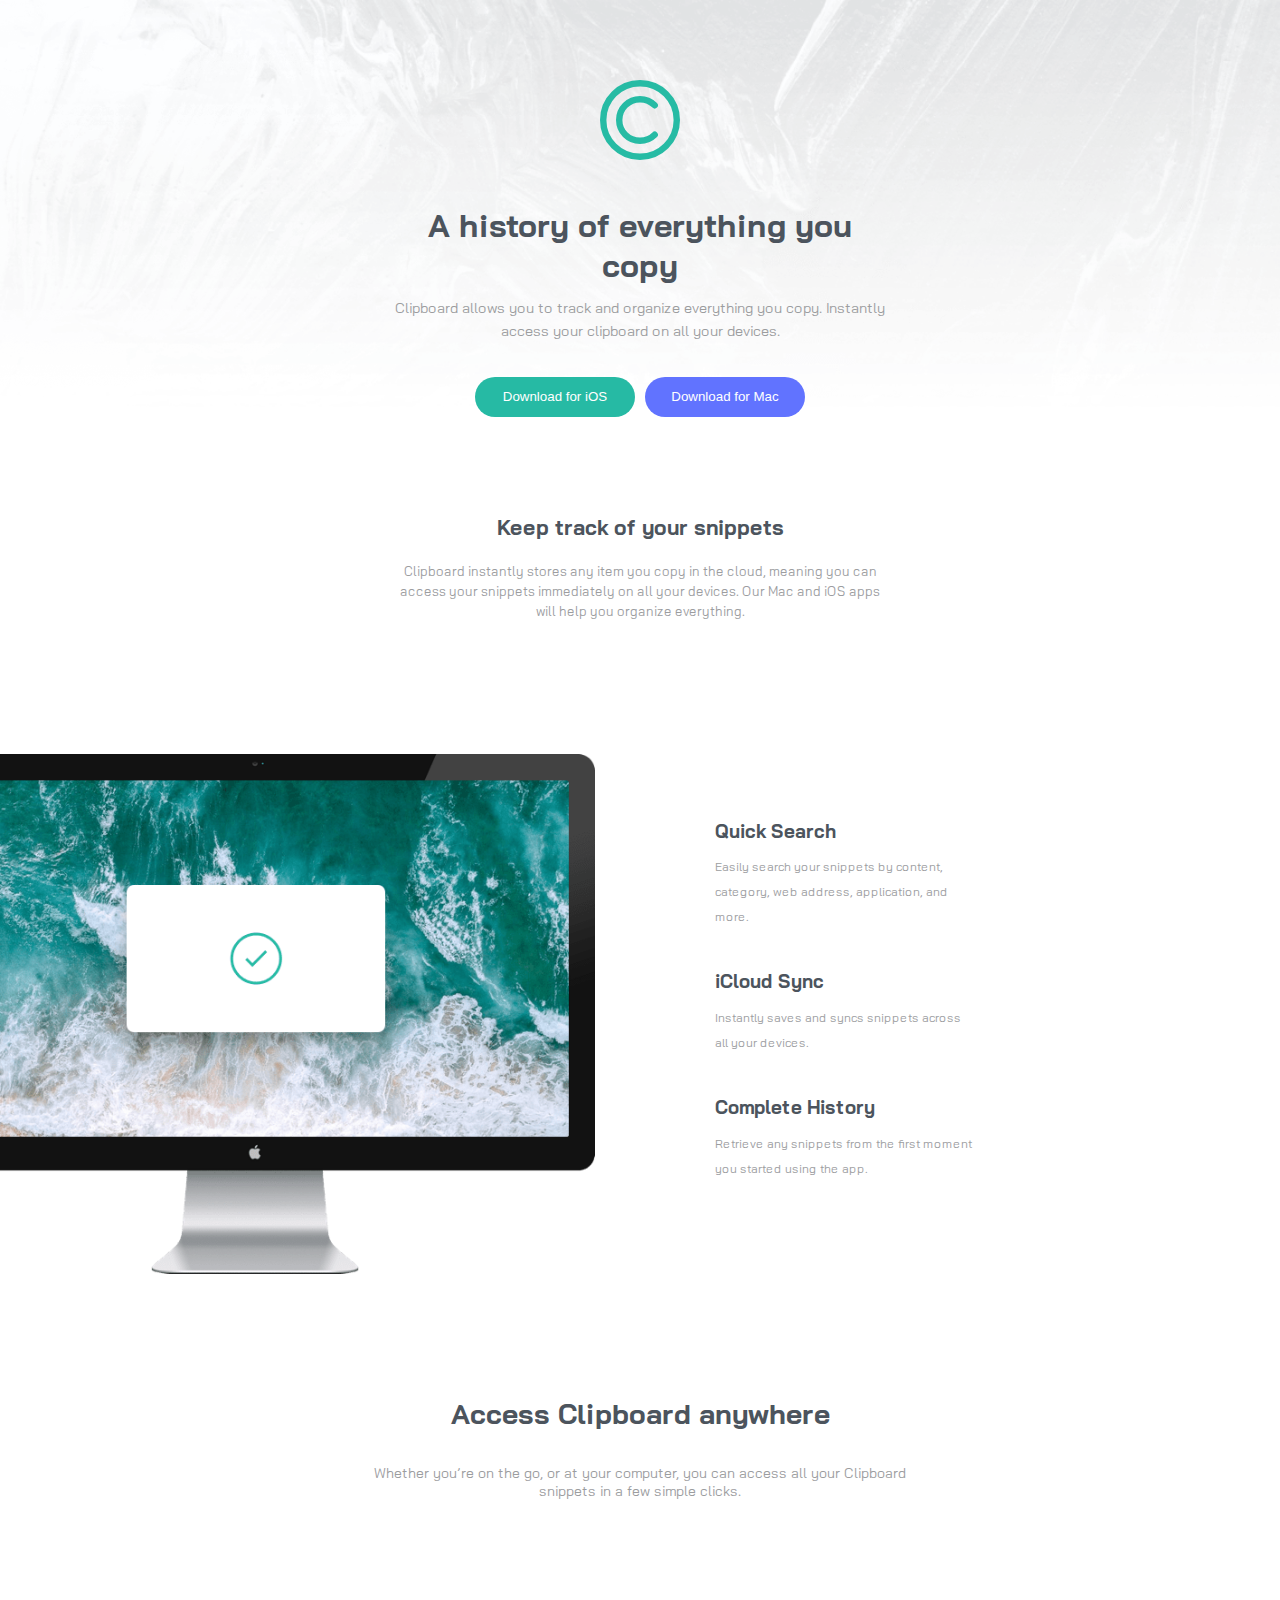
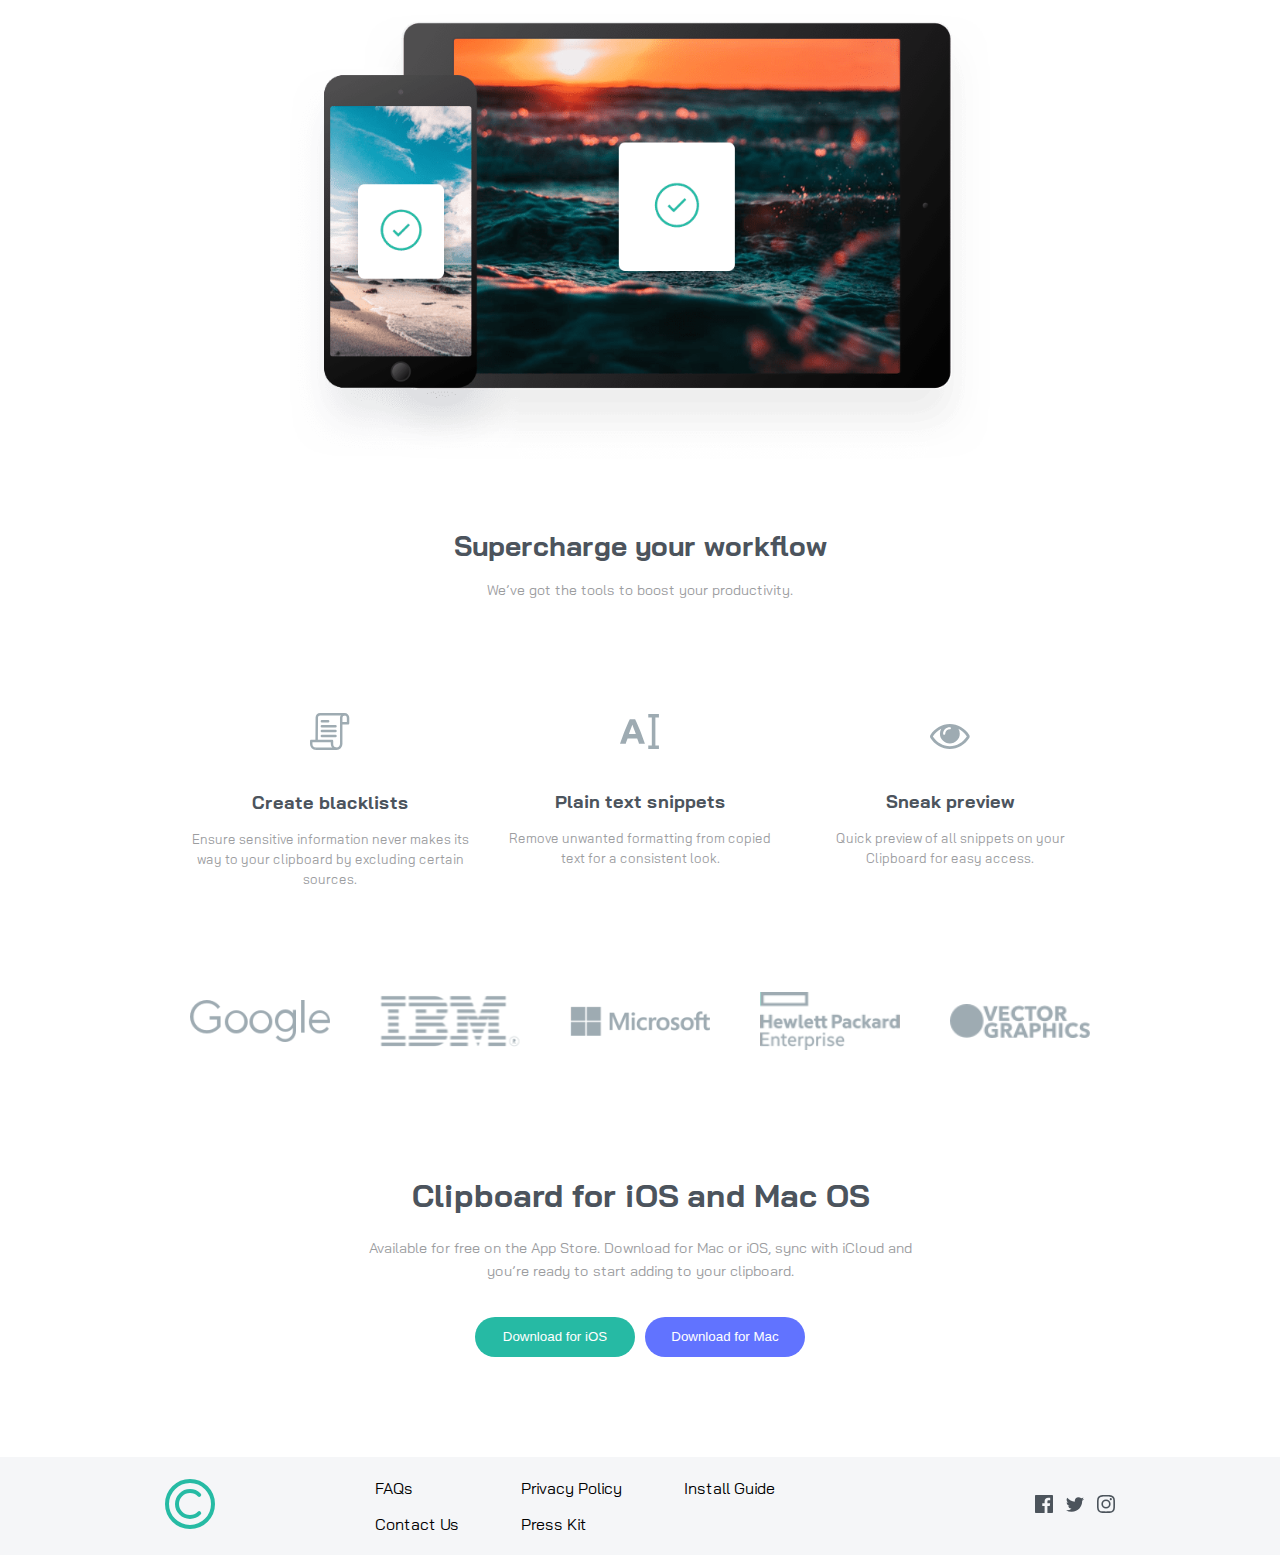
<file: clipboard-landing-page-master/index.html>
<!DOCTYPE html>
<html lang="en">
<head>
  <meta charset="UTF-8">
  <meta name="viewport" content="width=device-width, initial-scale=1.0"> <!-- displays site properly based on user's device -->

  <link rel="icon" type="image/png" sizes="32x32" href="./images/favicon-32x32.png">
  <link href="https://fonts.googleapis.com/css2?family=Bai+Jamjuree:wght@400;600&display=swap" rel="stylesheet"> 
  <link rel="stylesheet" href="main.css">
  
  <title>Frontend Mentor | Clipboard landing page</title>

  <!-- Feel free to remove these styles or customise in your own stylesheet 👍 -->
  <style>
    .attribution { font-size: 11px; text-align: center; }
    .attribution a { color: hsl(228, 45%, 44%); }
  </style>
</head>
<body>

  <div class="header">
    <div class="header-container">
      <div class="header-logo">
        <img src="images/logo.svg" alt="" class="logo">
      </div>
      <div class="header-sub-container">
        <div class="header-title">
          <h1>A history of everything you copy</h1>
        </div>
        <div class="header-text">
          <p>Clipboard allows you to track and organize everything you 
            copy. Instantly access your clipboard on all your devices.</p>
        </div>
        <div class="header-download-btn">
          <div class="download-ios-btn">
            <button class="ios-btn">Download for iOS</button>
          </div>
          <div class="download-mac-btn">
            <button class="mac-btn">Download for Mac</button>
          </div>
        </div>
      </div>
    </div>
  </div>

  <div class="sub-header">
    <div class="sub-header-container">
      <div class="sub-title">
        <h2>Keep track of your snippets</h2>
      </div>
      <div class="sub-text">
        <p>Clipboard instantly stores any item you copy in the cloud, 
          meaning you can access your snippets immediately on all your 
          devices. Our Mac and iOS apps will help you organize everything.</p>
      </div>
    </div>
  </div>

  <div class="hero">
    <div class="hero-container">
      <div class="hero-image">
        <img src="images/image-computer.png" alt="" class="hero-img">
      </div>
      <div class="hero-sub-container">
        <div class="hero-row">
          <div class="hero-col-1">
            <div class="hero-title">
              <h3>Quick Search</h3>
            </div>
            <div class="hero-text">
              <p>Easily search your snippets by content, category, web address, application, and more.</p>
            </div>
          </div>
          <div class="hero-col-2">
            <div class="hero-title">
              <h3>iCloud Sync</h3>
            </div>
            <div class="hero-text">
              <p>Instantly saves and syncs snippets across all your devices.</p>
            </div>
          </div>
          <div class="hero-col-3">
            <div class="hero-title">
              <h3>Complete History</h3>
            </div>
            <div class="hero-text">
              <p>Retrieve any snippets from the first moment you started using the app.</p>
            </div>
          </div>
        </div>
      </div>
    </div>
  </div>

  <div class="text-section">
    <div class="text-section-container">
      <div class="text-title">
        <h1>Access Clipboard anywhere</h1>
      </div>
      <div class="text-caption">
        <p>Whether you’re on the go, or at your computer, you can access all your Clipboard 
          snippets in a few simple clicks.</p>
      </div>
    </div>
  </div>

  <div class="device-image">
    <img src="images/image-devices.png" alt="" class="device-img">
  </div>

  <div class="sub-text-section">
    <div class="sub-text-container">
      <div class="sub-text-title">
        <h1>Supercharge your workflow</h1>
      </div>
      <div class="sub-text-caption">
        <p>We’ve got the tools to boost your productivity.</p>
      </div>
    </div>
  </div>

  <div class="card-section">
    <div class="card-section-container">
      <div class="section-row">

        <div class="section-col-1">
          <div class="col-container">
            <div class="card-image">
              <img src="images/icon-blacklist.svg" alt="" class="card-img">
            </div>
            <div class="card-title">
              <h1>Create blacklists</h1>
            </div>
            <div class="card-text">
              <p>Ensure sensitive information never makes its way to your clipboard by excluding certain sources.</p>
            </div>
          </div>
        </div>

        <div class="section-col-2">
          <div class="col-container">
            <div class="card-image">
              <img src="images/icon-text.svg" alt="" class="card-img">
            </div>
            <div class="card-title">
              <h1>Plain text snippets</h1>
            </div>
            <div class="card-text">
              <p>Remove unwanted formatting from copied text for a consistent look.</p>
            </div>
          </div>
        </div>

        <div class="section-col-3">
          <div class="col-container">
            <div class="card-image">
              <img src="images/icon-preview.svg" alt="" class="card-img">
            </div>
            <div class="card-title">
              <h1>Sneak preview</h1>
            </div>
            <div class="card-text">
              <p>Quick preview of all snippets on your Clipboard for easy access.</p>
            </div>
          </div>
        </div>


      </div>
    </div>
  </div>

  <div class="sponsor-section">
    <div class="sponsor-section-container">
      <div class="sponsor-images">
        <img src="images/logo-google.png" alt="" class="sponsor-img">
      </div>
      <div class="sponsor-images">
        <img src="images/logo-ibm.png" alt="" class="sponsor-img">
      </div>
      <div class="sponsor-images">
        <img src="images/logo-microsoft.png" alt="" class="sponsor-img">
      </div>
      <div class="sponsor-images">
        <img src="images/logo-hp.png" alt="" class="sponsor-img">
      </div>
      <div class="sponsor-images">
        <img src="images/logo-vector-graphics.png" alt="" class="sponsor-img">
      </div>
    </div>
  </div>

  <div class="footer-section">
    <div class="footer-section-container">
      <div class="footer-title">
        <h1>Clipboard for iOS and Mac OS</h1>
      </div>
      <div class="footer-caption">
        <p>Available for free on the App Store. Download for Mac or iOS, sync with iCloud 
          and you’re ready to start adding to your clipboard.</p>
      </div>
      <div class="footer-download-btn">
        <div class="download-ios-btn">
          <button class="ios-btn">Download for iOS</button>
        </div>
        <div class="download-mac-btn">
          <button class="mac-btn">Download for Mac</button>
        </div>
      </div>

    </div>
  </div>

  <div class="footer">
    <div class="footer-container">
      <div class="footer-image">
        <img src="images/logo.svg" alt="" class="footer-img">
      </div>
      <div class="footer-row">
        <div class="footer-row-container">
          <div class="footer-col">
            <p>FAQs</p>
            <p>Contact Us</p>
          </div>
          <div class="footer-col">
            <p>Privacy Policy</p>
            <p>Press Kit</p>
          </div>
          <div class="footer-col">
            <p>Install Guide</p>
          </div>
        </div>
      </div>
      <div class="footer-social-icon">
        <div class="social-icon-container">
          <div class="social-icon">
            <img src="images/icon-facebook.svg" alt="" class="icon-img">
          </div>
          <div class="social-icon">
            <img src="images/icon-twitter.svg" alt="" class="icon-img">
          </div>
          <div class="social-icon">
            <img src="images/icon-instagram.svg" alt="" class="icon-img">
          </div>
        </div>
      </div>
    </div>
  </div>
  

  

  

  
  
  
  
  
</body>
</html>
</file>
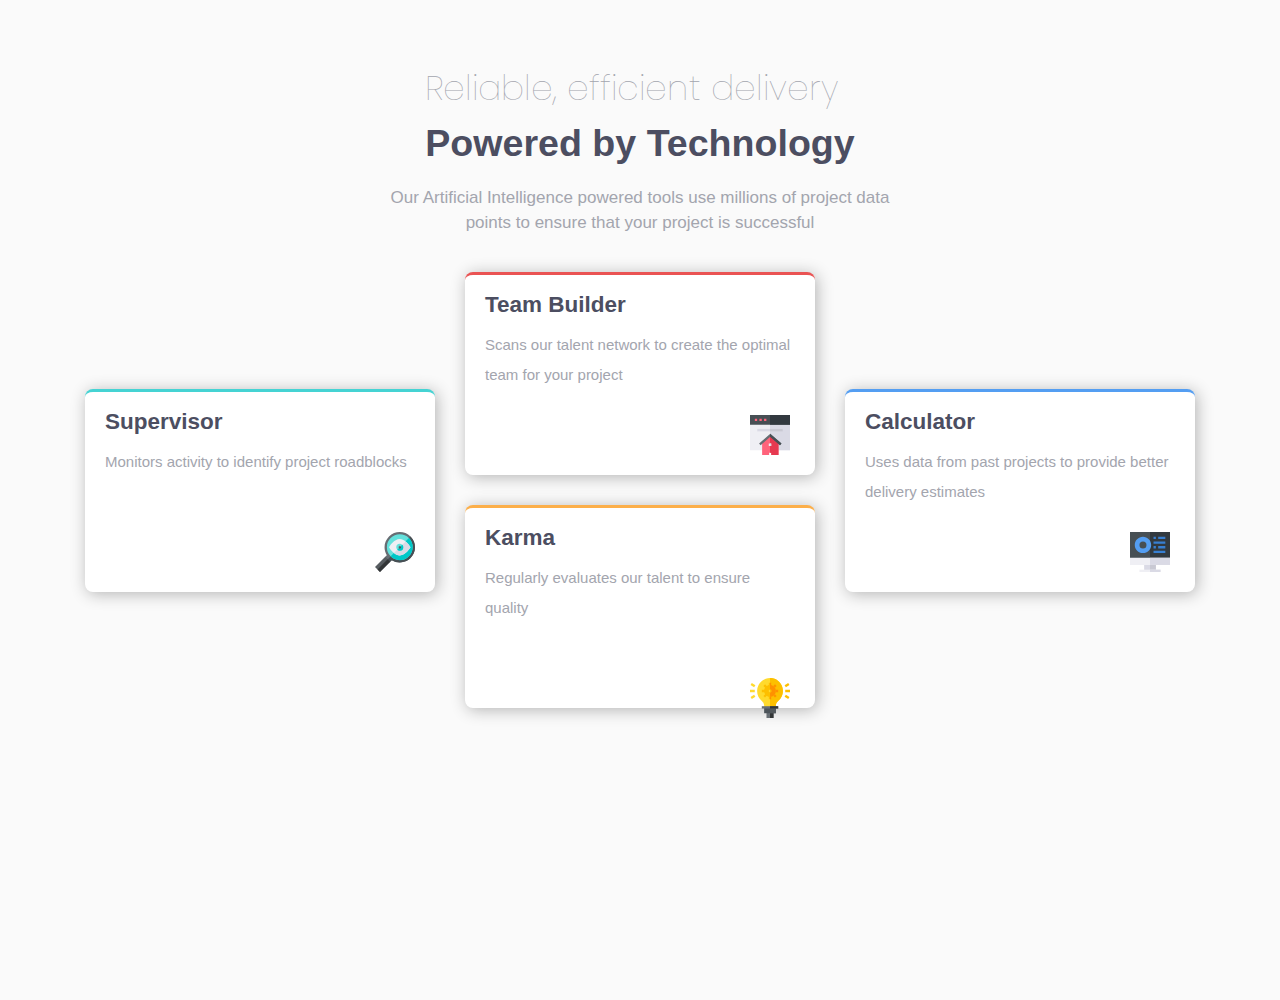
<file: Frontend_four_card_feature_section_master/index.html>
<!DOCTYPE html>
<html lang="en">
<head>
  <meta charset="UTF-8">
  <meta name="viewport" content="width=device-width, initial-scale=1.0"> <!-- displays site properly based on user's device -->

  <link rel="icon" type="image/png" sizes="32x32" href="./images/favicon-32x32.png">

  <link href="https://fonts.googleapis.com/css?family=Poppins&display=swap" rel="stylesheet">

  <link rel="stylesheet" href="main.css">
  
  
  <title>Frontend Master | Four card feature section</title>


</head>
<body>
  
  <header>
    <div class="main-header">
      <h1 class="header1">Reliable, efficient delivery</h1>
      <h1 class="header2">Powered by Technology</h1>
    </div>
    <div class="sub-header">
      <p class="p-1">Our Artificial Intelligence powered tools use millions of project data points to ensure that your project is successful</p>
    </div>
  </header>
  
  <div class="container row">

    <div class="column">
      <div class="block1">
          <h2>Supervisor</h2>
          <p>Monitors activity to identify project roadblocks</p>
            <img class="img1" src="images/icon-supervisor.svg" alt="">
        </div>
    </div>

    <div class="column">
      <div class="block2">
          <h2>Team Builder</h2>
          <p>Scans our talent network to create the optimal team for your project</p>
          <img class="img2" src="images/icon-team-builder.svg" alt="">
        </div>
    
        <div class="block3">
          <h2>Karma</h2>
          <p>Regularly evaluates our talent to ensure quality</p>
          <img class="img3" src="images/icon-karma.svg" alt="">
        </div>
    </div>

    <div class="column">
      <div class="block4">
          <h2>Calculator</h2>
          <p>Uses data from past projects to provide better delivery estimates</p>
          <img class="img4" src="images/icon-calculator.svg" alt="">
        </div>
    </div>

    

    

    
  </div>

  

</body>
</html>
</file>
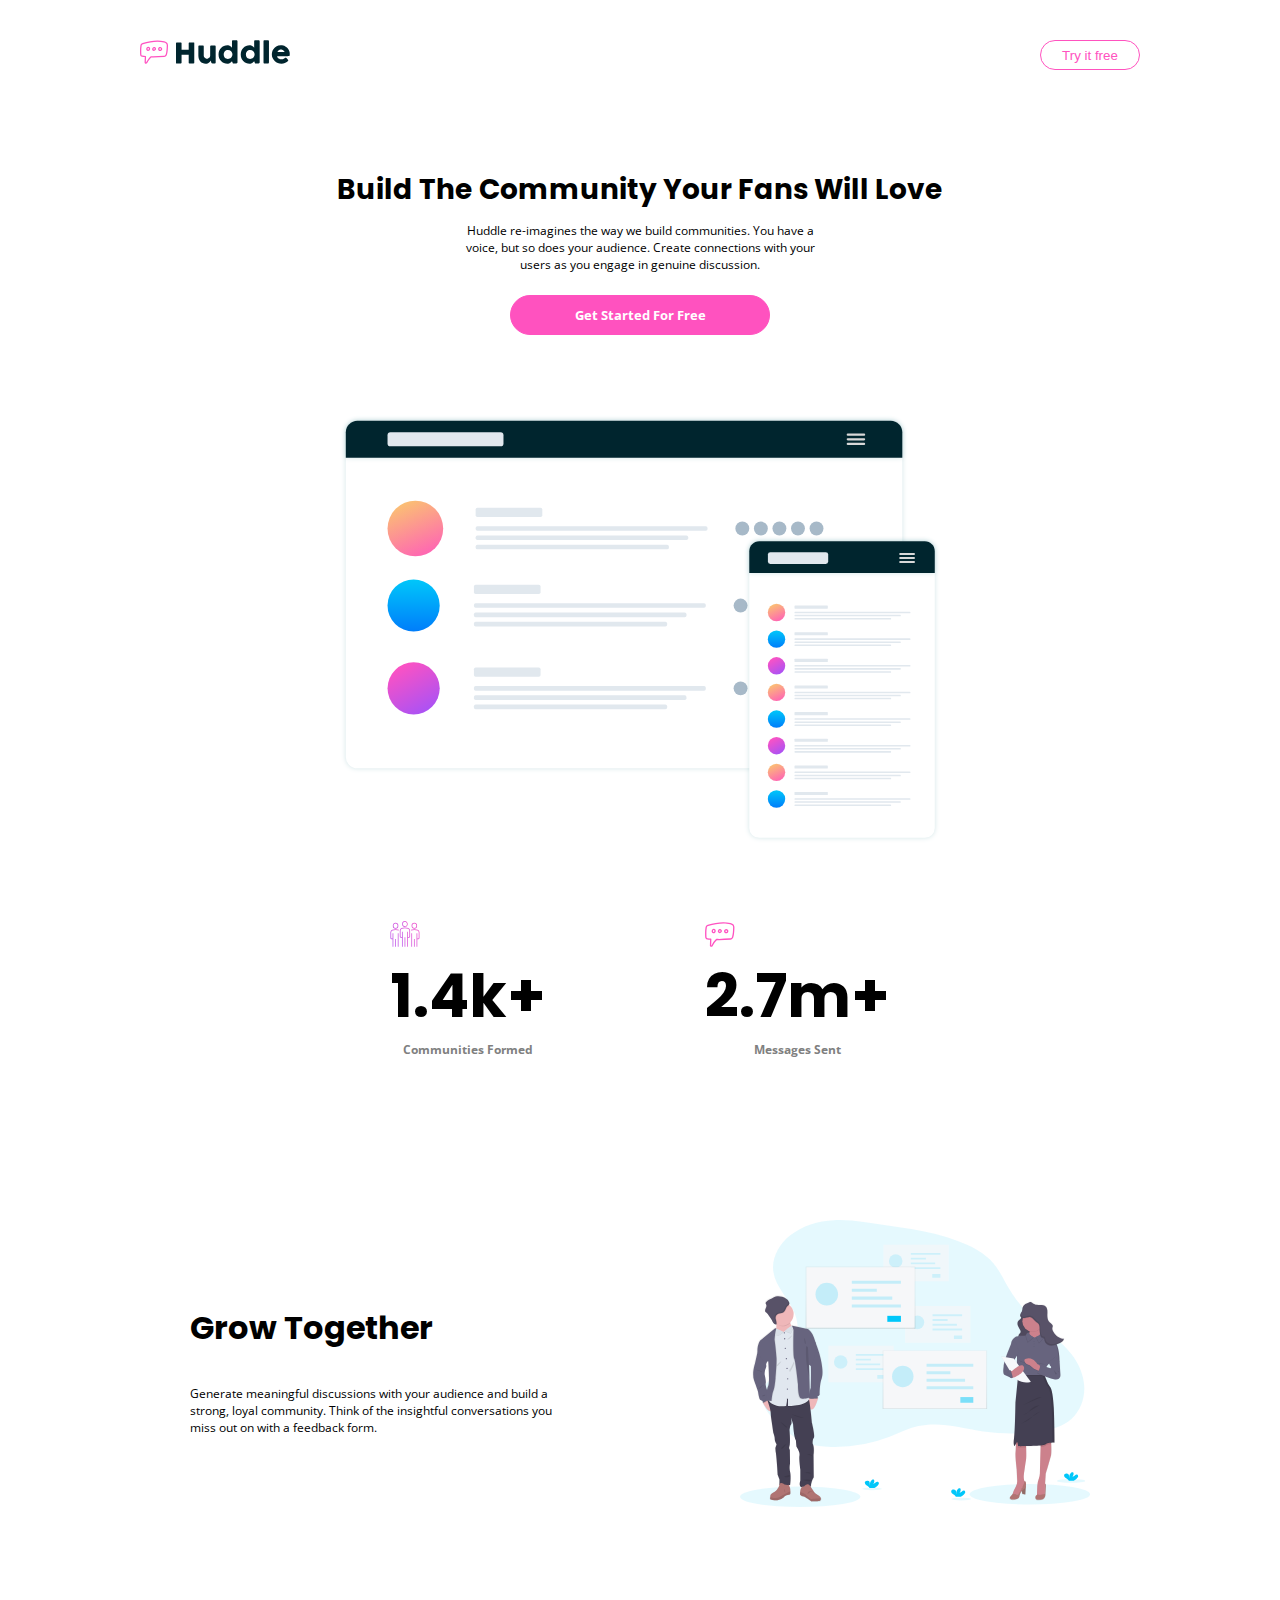
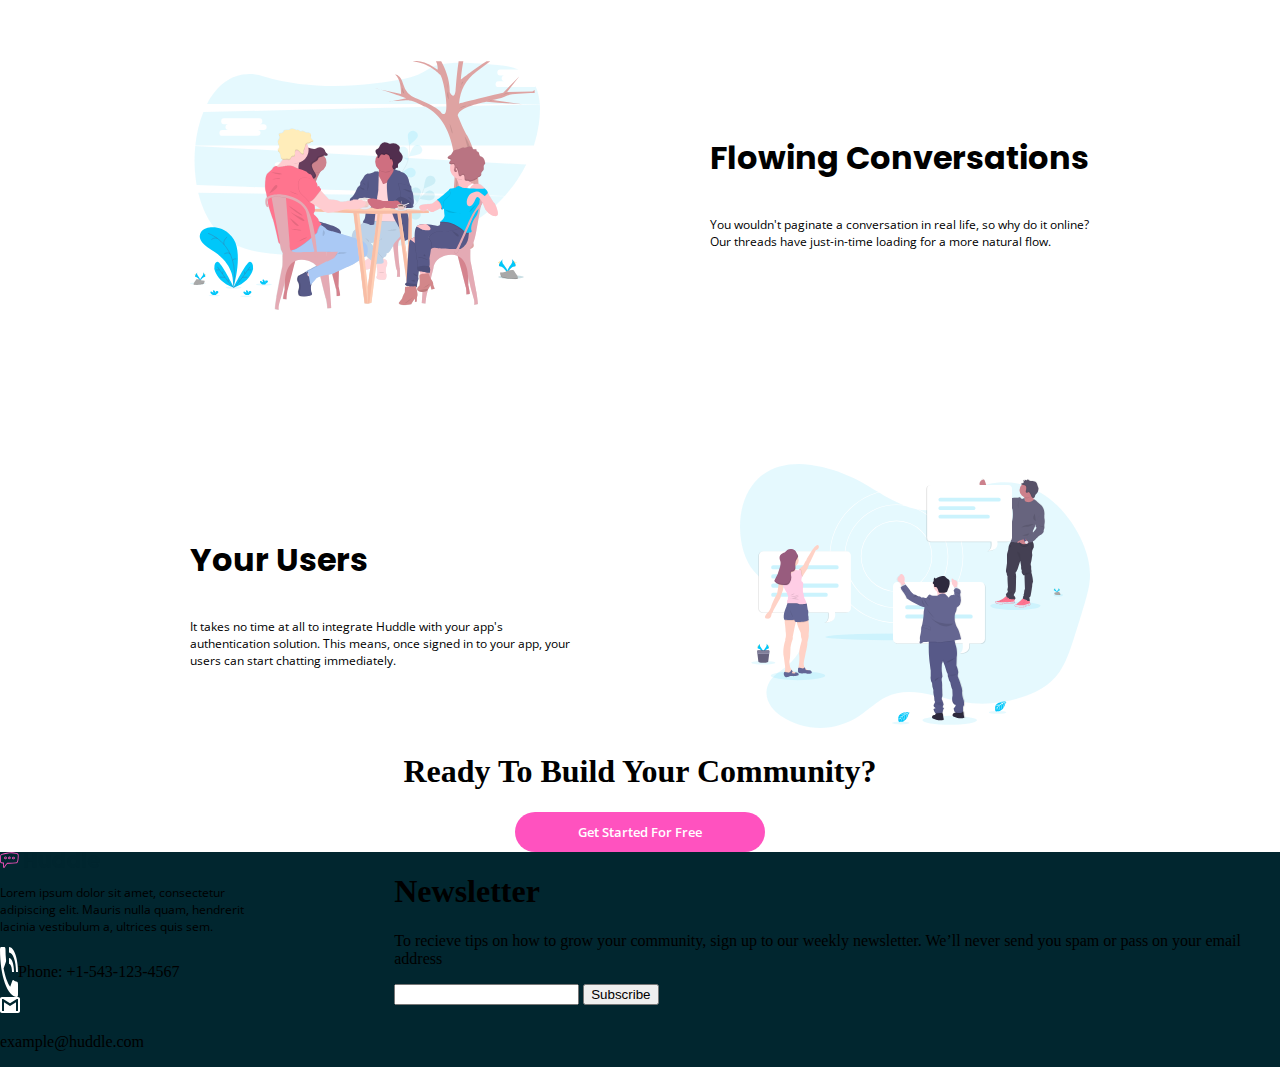
<file: huddle-landing-page-with-curved-sections-master/index.html>
<!DOCTYPE html>
<html lang="en">
<head>
  <meta charset="UTF-8">
  <meta name="viewport" content="width=device-width, initial-scale=1.0"> <!-- displays site properly based on user's device -->

  <link rel="icon" type="image/png" sizes="32x32" href="./images/favicon-32x32.png">
  <link href="https://fonts.googleapis.com/css2?family=Open+Sans:wght@400;600;700&family=Poppins:wght@700&display=swap" rel="stylesheet">
  <link rel="stylesheet" href="main.css">
  
  <title>Frontend Mentor | Huddle landing page with curved sections</title>

</head>
<body>

  <div class="header">
    <div class="header-container">
      <div class="header-logo">
        <img src="images/logo.svg" alt="" class="logo-img">
      </div>
      <div class="header-button">
        <button class="header-btn">Try it free</button>
      </div>
    </div>
  </div>

  <div class="hero-header">
    <div class="hero-container">
      <div class="hero-title">
        <h1>Build The Community Your Fans Will Love</h1>
      </div>
      <div class="hero-text">
        <p>Huddle re-imagines the way we build communities. You have a voice, but so does 
          your audience. Create connections with your users as you engage in genuine discussion.</p>
      </div>
      <div class="hero-button">
        <button class="hero-btn">Get Started For Free</button>
      </div>
    </div>
  </div>

  <div class="hero-image">
    <img src="images/screen-mockups.svg" alt="" class="hero-img">
  </div>

  <div class="analytics-section">
    <div class="analytics-container">
      <div class="analytics-row-1">
        <div class="analytics-col">
          <div class="analytics-images">
            <img src="images/icon-communities.svg" alt="" class="analytics-icon">
          </div>
        </div>
        <div class="analytics-number">
          <h1>1.4k+</h1>
        </div>
        <div class="analytics-text">
          <p>Communities Formed</p>
        </div>
      </div>
      <div class="analytics-row-2">
        <div class="analytics-col">
          <div class="analytics-images">
            <img src="images/icon-messages.svg" alt="" class="analytics-icon">
          </div>
        </div>
        <div class="analytics-number">
          <h1>2.7m+</h1>
        </div>
        <div class="analytics-text">
          <p>Messages Sent</p>
        </div>
      </div>
    </div>
  </div>

  <div class="grow-section">
    <div class="grow-container">
      <div class="grow-message">
        <div class="grow-title">
          <h1>Grow Together</h1>
        </div>
        <div class="grow-text">
          <p>Generate meaningful discussions with your audience and build a strong, loyal community. 
            Think of the insightful conversations you miss out on with a feedback form. </p>
        </div>
      </div>
      <div class="grow-image">
        <img src="images/illustration-grow-together.svg" alt="" class="grow-img">
      </div>
    </div>
  </div>

  <div class="flow-section">
    <div class="flow-container">
      <div class="flow-image">
        <img src="images/illustration-flowing-conversation.svg" alt="" class="flow-img">
      </div>
      <div class="flow-message">
        <div class="flow-title">
          <h1>Flowing Conversations</h1>
        </div>
        <div class="flow-text">
          <p>You wouldn't paginate a conversation in real life, so why do it online? Our threads have 
            just-in-time loading for a more natural flow.</p>
        </div>
      </div>
    </div>
  </div>

  <div class="user-section">
    <div class="user-container">
      <div class="user-message">
        <div class="user-title">
          <h1>Your Users</h1>
        </div>
        <div class="user-text">
          <p>It takes no time at all to integrate Huddle with your app's authentication solution. This means, 
            once signed in to your app, your users can start chatting immediately.</p>
        </div>
      </div>
      <div class="user-image">
        <img src="images/illustration-your-users.svg" alt="" class="user-img">
      </div>
    </div>
  </div>

  <div class="call-to-action">
    <div class="call-title">
      <h1>Ready To Build Your Community?</h1>
    </div>
    <div class="call-button">
      <button class="call-btn">Get Started For Free</button>
    </div>
  </div>

  <div class="footer">
    <div class="footer-container">
      <div class="footer-section">
        <div class="section-container">
          <div class="footer-logo">
            <img src="images/logo.svg" alt="" class="footer-img">
          </div>
          <div class="footer-text">
            <p>Lorem ipsum dolor sit amet, consectetur adipiscing elit. Mauris nulla quam, hendrerit lacinia 
              vestibulum a, ultrices quis sem.</p>
          </div>
          <div class="footer-phone">
            <img src="images/icon-phone.svg" alt="" class="phone-icon">
            <p>Phone: +1-543-123-4567</p>
          </div>
          <div class="footer-email">
            <img src="images/icon-email.svg" alt="" class="email-icon">
            <p>example@huddle.com</p>
          </div>
        </div>
      </div>

      <div class="newsletter-section">
        <div class="news-container">
          <div class="news-title">
            <h1>Newsletter</h1>
          </div>
          <div class="news-text">
            <p>To recieve tips on how to grow your community, sign up to our weekly newsletter. We’ll never 
              send you spam or pass on your email address</p>
          </div>
          <form action="">
            <input type="email" class="email-input">
            <input type="button" value="Subscribe" class="submit-btn">
          </form>
        </div>
      </div>
    </div>
  </div>


  

  
  

  
  

  
  

  
  

  
  
  
  

  
  

  

</body>
</html>
</file>
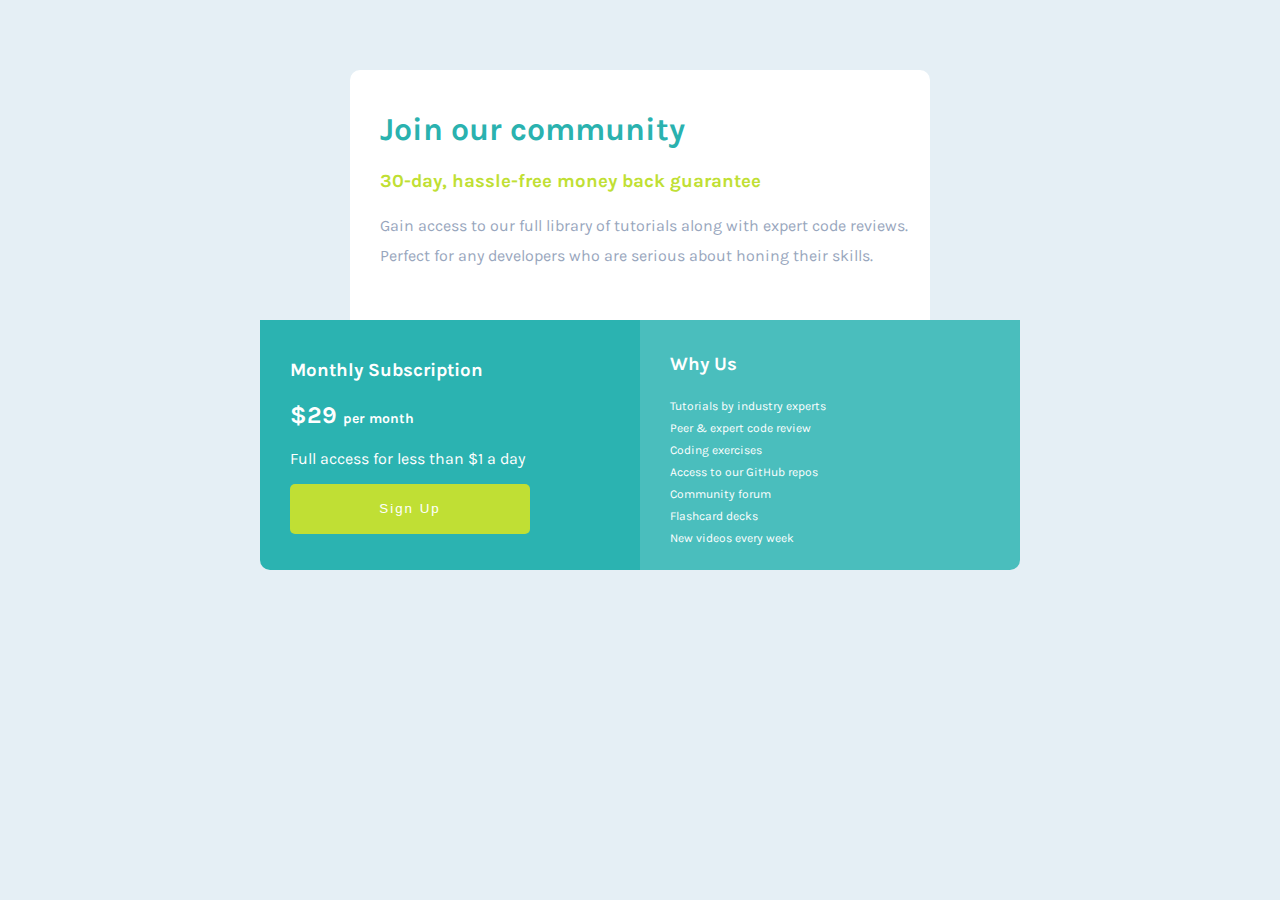
<file: single-price-grid-component-master/index.html>
<!DOCTYPE html>
<html lang="en">
<head>
  <meta charset="UTF-8">
  <meta name="viewport" content="width=device-width, initial-scale=1.0"> <!-- displays site properly based on user's device -->

  <link rel="icon" type="image/png" sizes="32x32" href="./images/favicon-32x32.png">
  <link href="https://fonts.googleapis.com/css2?family=Karla:wght@400;700&display=swap" rel="stylesheet"> 
  <link rel="stylesheet" href="main.css">
  
  <title>Frontend Mentor | Single Price Grid Component</title>

  <!-- Feel free to remove these styles or customise in your own stylesheet 👍 -->
</head>
<body>


  <div class="overall-container">

    <div class="container">
      
      <div class="col-1">
        <div class="header-1">
          <h1> Join our community</h1>
        </div>
        <div class="sub-header-1">
          <h3>30-day, hassle-free money back guarantee</h3>
        </div>
        <div class="paragraph-1">
          <p>Gain access to our full library of tutorials along with expert code reviews. Perfect for any developers who are serious about honing their skills.</p>
        </div>
      </div>
  
      <div class="sub-container">
  
        <div class="col-2">
    
          <div class="header-2">
            <h3>Monthly Subscription</h3>
          </div>
          <div class="sub-header-2">
            <h2>&dollar;29 <span>per month</span></h2>
          </div>
          <div class="paragraph-2">
            <p>
              Full access for less than &dollar;1 a day
            </p>
          </div>
          <div class="button">
            <button>Sign Up</button> 
          </div>
        </div>
      
        <div class="col-3">
      
          <div class="header-3">
            <h3> Why Us</h3>
          </div>
          <div class="paragraph-3">
            <p>Tutorials by industry experts</p>
            <p>Peer &amp; expert code review</p>
            <p>Coding exercises</p>
            <p>Access to our GitHub repos</p>
            <p>Community forum</p>
            <p>Flashcard decks</p>
            <p>New videos every week</p>
          </div>
        </div>
  
      </div>
    </div>

  


  </div>



</body>
</html>
</file>
<file: clipboard-landing-page-master/main.css>
body {
    margin: 0px;
    font-family: 'Bai Jamjuree', sans-serif;
}

.header {
    display: flex;
    flex-direction: row;
    justify-content: center;
    background-image: url(images/bg-header-desktop.png);
    background-size: cover;
    padding-top: 80px;
}

.header-container {
    display: flex;
    flex-direction: column;
    justify-content: space-between;
    align-items: center;
}

.logo {
    width: 80px;
}

.header-sub-container {
    display: flex;
    flex-direction: column;
    justify-content: center;
    align-items: center;
}

.header-title {
    font-size: 16px;
    width: 500px;
    text-align: center;
    margin-top: 20px;
    color: hsl(210, 10%, 33%);
}

.header-text {
    font-size: 14.5px;
    text-align: center;
    width: 500px;
    margin-top: -25px;
    line-height: 23px;
    color: #9C9D9F;
}

.header-download-btn {
    display: flex;
    flex-direction: row;
    justify-content: space-between;
    align-items: center;
    width: 330px;
    margin-top: 20px;
    
}

.ios-btn {
    width: 160px;
    height: 40px;
    border: none;
    border-radius: 30px;
    background-color: hsl(171, 66%, 44%);
    color: #FFFFFF;
}

.ios-btn:active {
    background-color: #5DCCBB;
}

.mac-btn {
    width: 160px;
    height: 40px;
    border: none;
    border-radius: 30px;
    background-color: hsl(233, 100%, 69%);
    color: #FFFFFF;
}

.mac-btn:active {
    background-color: #8896FF;
}

.sub-header {
    display: flex;
    flex-direction: row;
    justify-content: center;
    align-items: center;
    margin-top: 80px;
}

.sub-header-container {
    display: flex;
    flex-direction: column;
    justify-content: center;
    align-items: center;
}

.sub-title {
    font-size: 14px;
    text-align: center;
    color: hsl(210, 10%, 33%);
    
}

.sub-text {
    font-size: 13px;
    text-align: center;
    width: 500px;
    margin-top: -10px;
    line-height: 20px;
    color: #9C9D9F;
}

.hero {
    display: flex;
    flex-direction: row;
    justify-content: center;
    margin-top: 60px;
}

.hero-container {
    display: flex;
    flex-direction: row;
    justify-content: space-between;
}

.hero-sub-container{
    display: flex;
    flex-direction: column;
    justify-content: center;
    margin-left: 120px;
}

.hero-row {
    width: 300px;

}

.hero-img {
    width: 680px;
    height: 520px;
    margin-left: -350px;
    margin-top: 60px;
}

.hero-title {
    font-size: 16px;
    margin-top: 40px;
    margin-bottom: -7px;
    color: hsl(210, 10%, 33%);
}

.hero-text {
    font-size: 12px;
    width: 260px;
    line-height: 25px;
    color: #9C9D9F;
}

.text-section{
    display: flex;
    flex-direction: row;
    justify-content: center;
    margin-top: 100px;
}

.text-section-container {
    display: flex;
    flex-direction: column;
    justify-content: space-between;
    align-items: center;
    width: 500px;
}

.text-title {
    text-align: center;
    font-size: 14px;
    color: hsl(210, 10%, 33%);
}

.text-caption {
    text-align: center;
    font-size: 14px;
    width: 550px;
    color: #9C9D9F;
}

.device-image {
    display: flex;
    flex-direction: row;
    justify-content: center;
    margin-top: 100px;
}

.device-img {
    width: 700px;
}

.sub-text-section {
    display: flex;
    flex-direction: row;
    justify-content: center;
    align-items: center;
    text-align: center;
    margin-top: 50px;
}

.sub-text-title {
    color: hsl(210, 10%, 33%);
    font-size: 14px;
}

.sub-text-caption {
    color: #9C9D9F;
    font-size: 14px;
}

.card-section {
    display: flex;
    flex-direction: row;
    justify-content: center;
    margin: 100px;
}

.card-section-container {
    display: flex;
    flex-direction: row;
}

.section-row {
    display: flex;
    flex-direction: row;
    justify-content: space-between;
    align-items: center;
    width: 900px;
}

.col-container {
    text-align: center;
    width: 280px;
}

.section-col-2 {
    margin-top: -20px;
}

.section-col-3 {
    margin-top: -10px;
}

.card-img {
    margin-bottom: 25px;
    width: 40px;
}

.card-title {
    font-size: 9px;
    font-weight: 400;
    margin-bottom: 15px;
    color: hsl(210, 10%, 33%);
    
}

.card-text {
    font-size: 13px;
    line-height: 20px;
    color: #9C9D9F
}

.sponsor-section {
    display: flex;
    flex-direction: row;
    justify-content: center;
    align-items: center;
    margin-top: -10px;
    margin-bottom: 100px;
}

.sponsor-section-container {
    display: flex;
    justify-content: space-between;
    align-items: center;
    width: 900px;
}

.sponsor-img {
    width: 140px;
}

.footer-section {
    display: flex;
    flex-direction: row;
    justify-content: center;
}

.footer-section-container {
    display: flex;
    flex-direction: column;
    justify-content: center;
    align-items: center;
}

.footer-title {
    font-size: 16px;
    width: 500px;
    text-align: center;
    color: hsl(210, 10%, 33%);
}

.footer-caption {
    font-size: 14.5px;
    text-align: center;
    width: 550px;
    margin-top: -15px;
    line-height: 23px;
    color: #9C9D9F;
}

.footer-download-btn {
    display: flex;
    flex-direction: row;
    justify-content: space-between;
    align-items: center;
    width: 330px;
    margin-top: 20px;
    
}

.footer {
    display: flex;
    flex-direction: row;
    justify-content: center;
    margin-top: 100px;
    background-color: #F5F6F8;
    padding: 5px;
}

.footer-container {
    display: flex;
    flex-direction: row;
    justify-content: space-between;
    align-items: center;
    width: 950px;
}

.footer-img {
    width: 50px;
}

.footer-row {
    display: flex;
    flex-direction: row;
    justify-content: center;
    margin-left: -100px;
}

.footer-row-container {
    display: flex;
    flex-direction: row;
    justify-content: space-between;
    align-items: flex-start;
    width: 400px;
}

.footer-social-icon {
    display: flex;
    flex-direction: row;
    justify-content: center;
}

.social-icon-container {
    display: flex;
    flex-direction: row;
    justify-content: space-between;
    align-items: center;
    width: 80px;
}

.icon-img {
    width: 18px;
}






@media screen and (max-width: 500px) {
    body {
        margin: 0px;
    }

    .header {
    background-image: url(images/bg-header-mobile.png);
    background-size: cover;
    padding-top: 120px;
    }

    .logo {
        width: 130px;
    }

    .header-title {
        width: 320px;
        margin-top: 50px;
    }
    
    .header-text {
        font-size: 16px;
        width: 310px;
        padding-top: 7px;
        line-height: 25px;
    }
    
    .header-download-btn {
        display: flex;
        flex-direction: column;
        justify-content: space-between;
        align-items: center;
        height: 125px;
        margin-top: 30px;
        
    }
    
    .ios-btn {
        width: 300px;
        height: 52px;
        font-size: 16px;
        letter-spacing: 1px;
    }
    
    .mac-btn {
        width: 300px;
        height: 52px;
        font-size: 16px;
        letter-spacing: 1px;
    }

    .sub-title {
        font-size: 18px;
        width: 300px;
    }
    
    .sub-text {
        font-size: 16px;
        width: 300px;
        line-height: 25px;
    }

    .hero {
        display: flex;
        flex-direction: row;
        justify-content: center;
        margin-top: 80px;
    }
    
    .hero-container {
        display: flex;
        flex-direction: column;
        justify-content: center;
        align-items: center;
    }
    
    .hero-sub-container{
        display: flex;
        flex-direction: column;
        justify-content: center;
        align-items: center;
        margin-left: 0px;
        text-align: center;
    }
    
    .hero-row {
        width: 300px;
    
    }
    
    .hero-img {
        width: 330px;
        height: 280px;
        margin-left: 0px;
        margin-top: 0px;
        margin-bottom: 20px;
    }
    
    .hero-title {
        font-size: 20px;
        margin-top: 40px;
        margin-bottom: -7px;
    }
    
    .hero-text {
        font-size: 16px;
        width: 300px;
        line-height: 25px;
    }

    .text-section-container {
        width: 0px;
    }
    
    .text-title {
        font-size: 16px;
        width: 300px;
        text-transform: capitalize;
        margin-bottom: -20px;
        font-weight: 300;
    }
    
    .text-caption {
        font-size: 16px;
        width: 310px;
        line-height: 25px;
    }
    
    .device-img {
        width: 350px;
    }

    .sub-text-section {
        margin-top: 80px;
    }
    
    .sub-text-title {
        font-size: 14px;
        font-weight: 300;
        width: 350px;
        line-height: 35px;
    }
    
    .sub-text-caption {
        font-size: 16px;
        width: 310px;
        margin-left: 20px;
        line-height: 25px;
    }

    .card-section {
        margin: 80px;
    }
    
    .section-row {
        display: flex;
        flex-direction: column;
        justify-content: space-between;
        align-items: center;
        width: 0px;
        height: 600px;
    }
    
    .col-container {
        text-align: center;
        width: 350px;
    }
    
    .section-col-2 {
        /* margin-top: -20px; */
    }
    
    .section-col-3 {
        /* margin-top: -10px; */
    }
    
    .card-img {
        margin-bottom: 25px;
        width: 45px;
    }
    
    .card-title {
        font-size: 14px;
        font-weight: 400;
        margin-bottom: 15px;
        color: hsl(210, 10%, 33%);
        
    }
    
    .card-text {
        font-size: 13px;
        line-height: 20px;
        width: 300px;
    }
  




    
}
</file>
<file: Frontend_four_card_feature_section_master/main.css>
body {
    font-size: 15px;
    background-color: hsl(0, 0%, 98%);
    font-family: 'Muli', sans-serif;
    height: 100vh;
    margin-top: 50px;
    margin-bottom: 50px;
}

header {
    display: flex;
    flex-direction: column;
    justify-content: center;
    align-items: center;
    line-height: 30px;
}

h2 {
    color: hsl(234, 12%, 34%);
    padding: 10px 20px 0;
    margin-bottom: 0;
}

.header1 {
    font-size: 34.6px;
    font-family: 'Poppins', sans-serif;
    color: hsl(229, 6%, 66%);
    font-weight: 50;
    
}

.header2 {
    font-family: sans-serif;
    color: hsl(234, 12%, 34%);
    margin-bottom: 0;
    font-size: 37.6px;
    
}

p {
    color: hsl(229, 6%, 66%);
    line-height: 2;
    padding-top: 10px;
    padding-right: 20px;
    padding-bottom: 20px;
    padding-left: 20px;
}

.p-1 {
    font-size: 17px;
    line-height: 25px;
    text-align: center;
    width: 500px;
}

.container {
    display: flex;
    flex-direction: row;
    justify-content: center;
    align-items: center;
}

.img1 {
    width: 40px;
    position: relative;
    left: 290px;
    top: 20px;
}

.img2 {
    width: 40px;
    position: relative;
    left: 285px;
    bottom: 10px;
}

.img3 {
    width: 40px;
    position: relative;
    left: 285px;
    top: 20px;
}

.img4 {
    width: 40px;
    position: relative;
    left: 285px;
    bottom: 10px;
}

.block1 {
    width: 350px;
    height: 200px;
    background-color: #FFFFFF;
    border-top: 3px solid hsl(180, 62%, 55%);
    border-radius: 8px;
    box-shadow: 2px 2px 16px hsl(0, 0%, 70%);
    margin-right: 30px;
    line-height: 1px;
}


.block2 {
    width: 350px;
    height: 200px;
    background-color: #FFFFFF;
    border-top: 3px solid hsl(0, 78%, 62%);
    border-radius: 8px;
    box-shadow: 2px 2px 16px hsl(0, 0%, 70%);
    line-height: 1px;
} 

.block3 {
    width: 350px;
    height: 200px;
    background-color: #FFFFFF;
    border-top: 3px solid hsl(34, 97%, 64%);
    border-radius: 8px;
    box-shadow: 2px 2px 16px hsl(0, 0%, 70%);
    margin-top: 30px;
    line-height: 1px;
}

.block4 {
    width: 350px;
    height: 200px;
    background-color: #FFFFFF;
    border-top: solid 3px hsl(212, 86%, 64%);
    border-radius: 8px;
    box-shadow: 2px 2px 16px hsl(0, 0%, 70%);
    margin-left: 30px;
    line-height: 1px;
}




@media screen and (max-width: 400px) {

    .header {
        display: flex;
        flex-direction: row;
        justify-content: center;
        align-items: center;
    }

    .header1 {
        text-align: center;
        font-size: 23.5px;
    }

    .header2 {
        text-align: center;
        font-size: 25.5px;
    }

    .p-1 {
        width: 300px;
    }

    .container {
        display: flex;
        flex-direction: column;
        justify-content: center;
        margin-bottom: 50px;
    }

    .img1 {
        width: 40px;
        position: relative;
        left: 245px;
        top: -10px;
    }

    .img2 {
        width: 40px;
        position: relative;
        left: 245px;
        bottom: 10px;
    }

    .img3 {
        width: 40px;
        position: relative;
        left: 245px;
        top: -10px;
    }

    .img4 {
        width: 40px;
        position: relative;
        left: 245px;
        bottom: 10px;
    }

    .block1 {
        width: 300px;
        height: 200px;
        margin-left: 30px;
        margin-bottom: 30px;
    }

    .block2 {
        width: 300px;
        height: 200px;
    }

    .block3 {
        width: 300px;
        height: 200px;
    }

    .block4 {
        width: 300px;
        height: 200px;
        margin-right: 30px;
        margin-top: 30px;
    }


}
</file>
<file: huddle-landing-page-with-curved-sections-master/main.css>
body {
    margin: 0px;
}

.header {
    display: flex;
    flex-direction: row;
    justify-content: center;
    margin-top: 40px;
    margin-bottom: 80px;
}

.header-container {
    display: flex;
    justify-content: space-between;
    width: 1000px;
}

.logo-img {
    width: 150px;
}

.header-btn {
    width: 100px;
    height: 30px;
    color: hsl(322, 100%, 66%);
    background-color: #FFFFFF;
    border: 1px solid hsl(322, 100%, 66%);
    border-radius: 50px;
}

.hero-header {
    display: flex;
    flex-direction: row;
    justify-content: center;
    align-items: center;
    margin-bottom: 80px;
}

.hero-container {
    display: flex;
    flex-direction: column;
    justify-content: center;
    align-items: center;
    text-align: center;
}

.hero-title {
    font-family: 'Poppins', sans-serif;
    font-weight: 400;
    font-size: 14px;
}

.hero-text {
    font-family: 'Open Sans', sans-serif;
    width: 350px;
    font-size: 12px;
    font-weight: 400;
    margin-top: -20px;
    margin-bottom: 10px;
}

.hero-btn {
    width: 260px;
    height: 40px;
    border: 1px solid hsl(322, 100%, 66%);
    border-radius: 50px;
    background-color: hsl(322, 100%, 66%);
    color: #FFFFFF;
    font-family: 'Open Sans', sans-serif;
    font-weight: 700;
}

.hero-image {
    display: flex;
    justify-content: center;
}

.hero-img {
    width: 600px;
}

.analytics-section {
    display: flex;
    flex-direction: row;
    justify-content: center;
    align-items: center;
    margin-top: 50px;
}

.analytics-container {
    display: flex;
    justify-content: space-between;
    width: 500px;
}

.analytics-icon {
    width: 30px;
    margin-bottom: -40px;
}

.analytics-number {
    font-size: 30px;
    font-family: 'Poppins', sans-serif;
    margin-bottom: -40px;
    font-weight: 400;
}

.analytics-text {
    text-align: center;
    font-family: 'Open Sans', sans-serif;
    font-size: 12px;
    font-weight: 700;
    color: gray;
}

.grow-section {
    display: flex;
    flex-direction: row;
    justify-content: center;
    align-items: center;
    margin-top: 150px;
}

.grow-container {
    display: flex;
    justify-content: space-between;
    width: 900px;
}

.grow-message {
    display: flex;
    flex-direction: column;
    justify-content: center;
    /* width: 400px; */
}

.grow-title {
    font-family: 'Poppins', sans-serif;
}

.grow-text {
    font-family: 'Open Sans', sans-serif;
    font-size: 12px;
    width: 380px;
}

.grow-img {
    width: 350px;
}

.flow-section {
    display: flex;
    flex-direction: row;
    justify-content: center;
    align-items: center;
    margin-top: 150px;
}

.flow-container {
    display: flex;
    justify-content: space-between;
    width: 900px;
}

.flow-message {
    display: flex;
    flex-direction: column;
    justify-content: center;
    /* width: 400px; */
}

.flow-title {
    font-family: 'Poppins', sans-serif;
}

.flow-text {
    font-family: 'Open Sans', sans-serif;
    font-size: 12px;
    width: 380px;
}

.flow-img {
    width: 350px;
}

.user-section {
    display: flex;
    flex-direction: row;
    justify-content: center;
    align-items: center;
    margin-top: 150px;
}

.user-container {
    display: flex;
    justify-content: space-between;
    width: 900px;
}

.user-message {
    display: flex;
    flex-direction: column;
    justify-content: center;
    /* width: 400px; */
}

.user-title {
    font-family: 'Poppins', sans-serif;
}

.user-text {
    font-family: 'Open Sans', sans-serif;
    font-size: 12px;
    width: 380px;
}

.user-img {
    width: 350px;
}

.call-to-action {
    display: flex;
    flex-direction: column;
    justify-content: center;
    align-items: center;
}

.call-text {
    font-family: 'Poppins', sans-serif;
    font-size: 12px;
}

.call-btn {
    width: 250px;
    height: 40px;
    color: #FFFFFF;
    font-family: 'Open Sans', sans-serif;
    font-weight: 600;
    background-color: hsl(322, 100%, 66%);
    border: none;
    border-radius: 50px;
}

.footer {
    display: flex;
    justify-content: center;
    align-items: center;
    /* background-image: url(images/bg-footer-top-desktop.svg); */
    background-color: #01262F;
}

.footer-container {
    display: flex;
    justify-content: space-between;
}

.footer-section {
    width: 400px;
}

.footer-img {
    width: 100px;
}

.footer-text {
    width: 250px;
    font-size: 12px;
    font-family: 'Open Sans', sans-serif;
}

.footer-phone {
    display: flex;
}
</file>
<file: single-price-grid-component-master/main.css>
body {
    margin: 0;
    background-color: hsl(204, 43%, 93%);
    font-size: 16px;
    font-family: 'Karla', sans-serif;;
}

.overall-container {
      display: flex;
      flex-direction: row;
      justify-content: center;
}

.container {
    display: flex;
    flex-direction: column;
    justify-content: center;
    align-items: center;
    margin-top: 70px;
    width: 700px;
    height: 500px;

}

.sub-container {
    display: flex;
    flex-direction: row;
}

.col-1 {
    background-color: #FFFFFF;
    padding-left: 30px;
    height: 250px;
    border-radius: 10px 10px 0px 0px;
}

.col-2 {
    background-color: #2BB3B1;
    color: #FFFFFF;
    width: 350px;
    height: 250px;
    padding-left: 30px;
    border-radius: 0px 0px 0px 10px;
}

.col-3 {
    background-color: #4ABEBD;
    color: #FFFFFF;
    width: 350px;
    height: 250px;
    padding-left: 30px;
    line-height: 10px;
    border-radius: 0px 0px 10px 0px ;
}

.header-1 {
    color: hsl(179, 62%, 43%);
    padding-top: 20px;
}

.sub-header-1 {
    color: hsl(71, 73%, 54%);
    padding-bottom: 0px;
}

.paragraph-1 {
    color: hsl(218, 22%, 67%);
    width: 550px;
    line-height: 30px;
}

.header-2 {
    padding-top: 20px;
}

button {
    color: #FFFFFF;
    background-color: hsl(71, 73%, 54%);
    border: none;
    border-radius: 5px;
    letter-spacing: 2px;
    width: 240px;
    height: 50px;
}

.header-3 {
    padding-top: 20px;
    padding-bottom: 2px;
}

.paragraph-3 {
    font-size: 12px;
}
span {
    font-size: 14px;
    
} 




@media screen and (max-width: 500px) {

    body {
        font-size: 12px;
        margin: 0px;
    }

    .container {
        /* margin: 40px 20px 20px 20px; */
        margin-bottom: 70px;
        height: 700px;
    }

    .sub-container {
        display: flex;
        flex-direction: column;

    }

    .col-1 {
        width: 280px;
        border-radius: 5px 5px 0px 0px;
    }

    .col-2 {
        width: 280px;
        border-radius: 0px;
        height: 220px;
    }

    .col-3 {
        width: 280px;
        height: 220px;
        border-radius: 0px 0px 5px 5px;

    }

    .header-1 {
        padding-top: 10px;
        padding-bottom: 1px;
    }

    .paragraph-1 {
        width: 245px;
        line-height: 20px;
    }

    .header-2 {
        padding-top: 10px;
    }

    .button {
        padding-top: 30px;
    }

    .header-3 {
        padding-top: 10px;
    }

}
</file>
